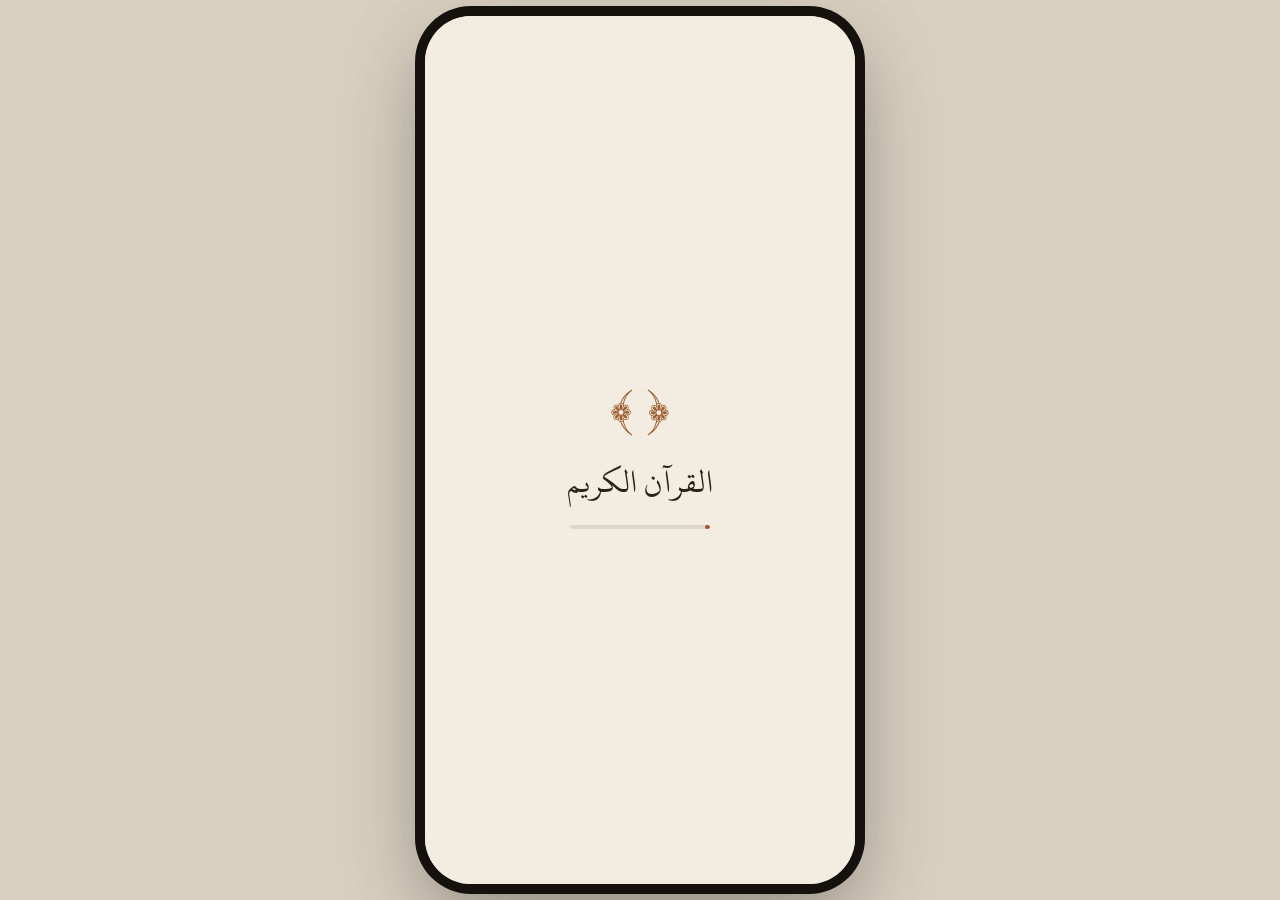
<file: index.html>
<!doctype html>
<html lang="ar" dir="rtl">
<head>
<meta charset="utf-8">
<title>مصحف — نموذج تجريبي</title>
<meta http-equiv="refresh" content="0; url=web-demo/">
</head>
<body>
<a href="web-demo/">فتح النموذج التجريبي</a>
</body>
</html>
</file>
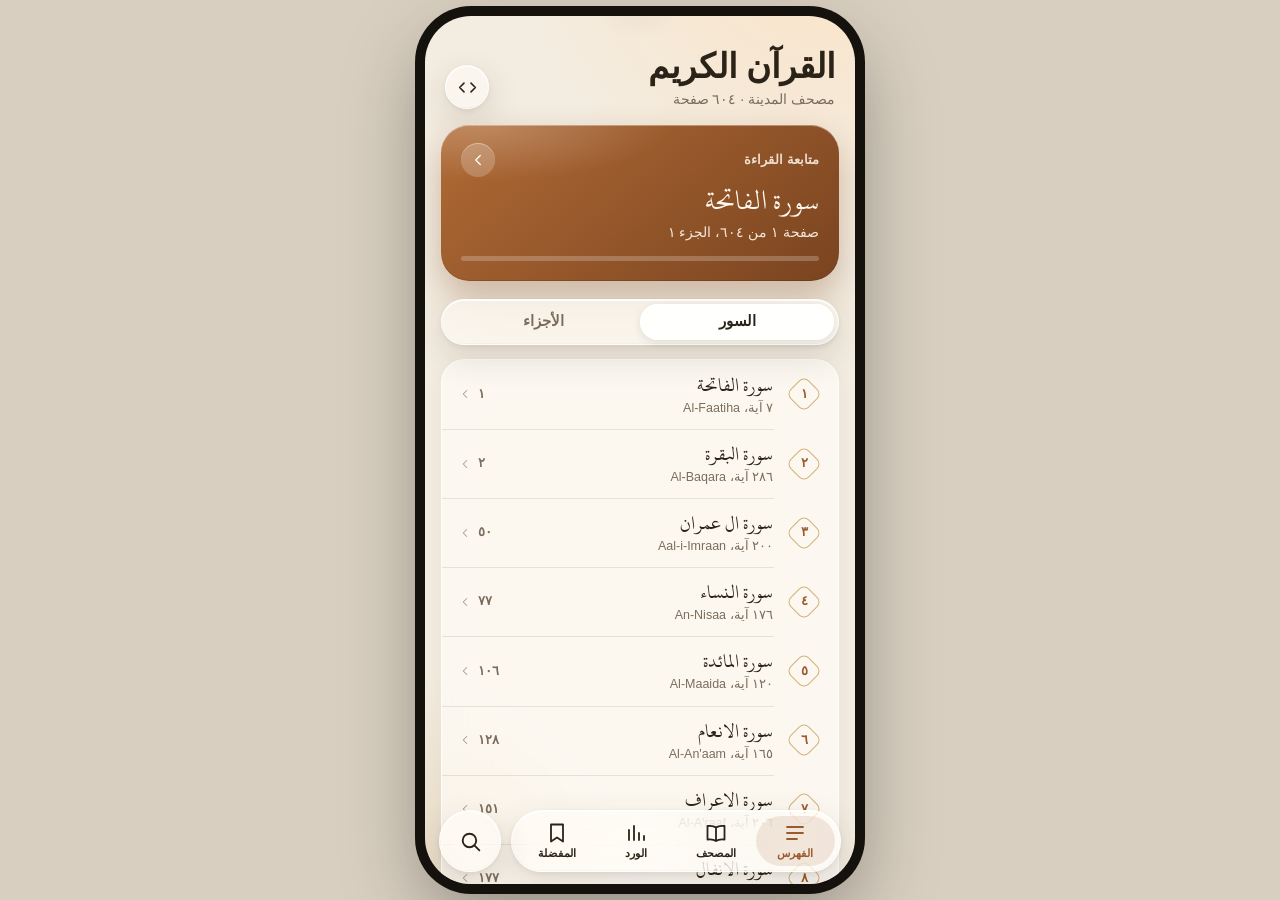
<file: web-demo/index.html>
<!doctype html>
<html lang="ar" dir="rtl">
<head>
<meta charset="utf-8">
<meta name="viewport" content="width=device-width, initial-scale=1, viewport-fit=cover">
<meta name="apple-mobile-web-app-capable" content="yes">
<meta name="mobile-web-app-capable" content="yes">
<meta name="apple-mobile-web-app-status-bar-style" content="black-translucent">
<meta name="apple-mobile-web-app-title" content="المصحف">
<meta name="theme-color" content="#f3ece0" media="(prefers-color-scheme: light)">
<meta name="theme-color" content="#141210" media="(prefers-color-scheme: dark)">
<title>مصحف — نموذج تجريبي</title>
<link rel="stylesheet" href="style.css">
</head>
<body>
<div class="device" id="device">

  <!-- شاشة التحميل: تحاكي QuranApi.initialize() -->
  <div class="splash" id="splash">
    <div class="splash-mark">﴿ ﴾</div>
    <div class="splash-title">القرآن الكريم</div>
    <div class="splash-bar"><span id="splashBar"></span></div>
  </div>

  <!-- ============ الفهرس ============ -->
  <section class="screen" id="screen-index">
    <div class="scroll">
      <header class="large-title">
        <div>
          <h1>القرآن الكريم</h1>
          <div class="sub">مصحف المدينة · ٦٠٤ صفحة</div>
        </div>
        <button class="glass circle" id="openSdk" aria-label="مختبر الـSDK">
          <svg viewBox="0 0 24 24"><path d="M8 7l-5 5 5 5M16 7l5 5-5 5"/></svg>
        </button>
      </header>

      <button class="hero" id="continueCard">
        <div class="hero-top">
          <span class="hero-label">متابعة القراءة</span>
          <span class="hero-go"><svg viewBox="0 0 24 24"><path d="M15 6l-6 6 6 6"/></svg></span>
        </div>
        <div class="hero-title" id="continueTitle">سورة الفاتحة</div>
        <div class="hero-meta" id="continueMeta">صفحة ١</div>
        <div class="hero-progress"><span id="continueBar"></span></div>
      </button>

      <div class="glass segmented" role="tablist">
        <button class="seg active" data-seg="suras">السور</button>
        <button class="seg" data-seg="juz">الأجزاء</button>
      </div>
      <ul class="card list" id="suraList"></ul>
      <ul class="card list" id="juzList" hidden></ul>
    </div>
  </section>

  <!-- ============ المصحف (QuranPageView) ============ -->
  <section class="screen reader" id="screen-reader" hidden>
    <div class="pager" id="pager" dir="rtl"></div>

    <header class="reader-bar">
      <button class="glass circle" id="viewBtn" aria-label="خيارات العرض">
        <svg viewBox="0 0 24 24"><path d="M4 7h10M4 12h16M4 17h7"/><circle cx="17" cy="7" r="2"/><circle cx="14" cy="17" r="2"/></svg>
      </button>
      <button class="glass reader-info" id="readerInfo">
        <span id="rSurah">الفاتحة</span>
        <span class="sep"></span>
        <span class="juz" id="rJuz">آلم</span>
      </button>
      <div class="glass circle page-badge" id="rPage">١</div>
    </header>

    <div class="glass wird-banner" id="wirdBanner" hidden>
      <span class="pulse"></span>
      <span class="wb-text" id="wirdBannerText"></span>
      <button id="wirdBannerCancel">إلغاء</button>
    </div>

    <button class="glass circle nav-arrow next" id="nextBtn" aria-label="الصفحة التالية"><svg viewBox="0 0 24 24"><path d="M15 6l-6 6 6 6"/></svg></button>
    <button class="glass circle nav-arrow prev" id="prevBtn" aria-label="الصفحة السابقة"><svg viewBox="0 0 24 24"><path d="M9 6l6 6-6 6"/></svg></button>
  </section>

  <!-- ============ الورد ============ -->
  <section class="screen" id="screen-wird" hidden>
    <div class="scroll">
      <header class="large-title"><div><h1>الورد</h1><div class="sub">سجّل ما قرأته من آية إلى آية</div></div></header>
      <div id="wirdContent"></div>
    </div>
  </section>

  <!-- ============ المفضلة ============ -->
  <section class="screen" id="screen-bookmarks" hidden>
    <div class="scroll">
      <header class="large-title"><div><h1>المفضلة</h1></div></header>
      <div id="bookmarkContent"></div>
    </div>
  </section>

  <!-- ============ البحث ============ -->
  <section class="screen" id="screen-search" hidden>
    <div class="scroll">
      <header class="large-title"><div><h1>البحث</h1></div></header>
      <label class="glass search-field">
        <svg viewBox="0 0 24 24"><circle cx="11" cy="11" r="6.5"/><path d="M16 16l4.5 4.5"/></svg>
        <input type="search" id="searchInput" placeholder="كلمة من آية أو رقم صفحة" autocomplete="off" enterkeyhint="search">
      </label>
      <div class="search-meta" id="searchMeta"></div>
      <div id="results"></div>
    </div>
  </section>

  <!-- ============ مختبر الـSDK (SdkApiTestActivity) ============ -->
  <section class="screen" id="screen-api" hidden>
    <div class="scroll">
      <header class="large-title">
        <div><h1>مختبر QuranApi</h1><div class="sub">جرّب دوال الـSDK وشوف البيانات الراجعة</div></div>
        <button class="glass circle" id="closeSdk" aria-label="رجوع"><svg viewBox="0 0 24 24"><path d="M9 6l6 6-6 6"/></svg></button>
      </header>
      <div id="apiList"></div>
    </div>
  </section>

  <!-- ============ الأوراق السفلية ============ -->
  <div class="backdrop" id="backdrop"></div>

  <div class="bsheet" id="ayahSheet" role="dialog" aria-label="الآية">
    <div class="grabber"></div>
    <div class="as-head">
      <div>
        <div class="as-title" id="asTitle"></div>
        <div class="as-sub" id="asSub"></div>
      </div>
      <button class="close-btn" data-close aria-label="إغلاق">✕</button>
    </div>
    <div class="as-text" id="asText"></div>
    <div id="asPrimary"></div>
    <div class="as-actions">
      <button class="as-action" data-act="bookmark"><svg viewBox="0 0 24 24"><path d="M6 3.5h12v17l-6-4-6 4z"/></svg><span id="asBmLabel">مفضلة</span></button>
      <button class="as-action" data-act="copy"><svg viewBox="0 0 24 24"><rect x="8" y="8" width="12" height="12" rx="3"/><path d="M16 8V6a2 2 0 0 0-2-2H6a2 2 0 0 0-2 2v8a2 2 0 0 0 2 2h2"/></svg><span>نسخ</span></button>
      <button class="as-action" data-act="share"><svg viewBox="0 0 24 24"><path d="M12 3v12M7 8l5-5 5 5"/><path d="M5 13v5a2 2 0 0 0 2 2h10a2 2 0 0 0 2-2v-5"/></svg><span>مشاركة</span></button>
    </div>
  </div>

  <div class="bsheet" id="viewSheet" role="dialog" aria-label="خيارات العرض">
    <div class="grabber"></div>
    <div class="as-head">
      <div class="as-title">العرض والتنقل</div>
      <button class="close-btn" data-close aria-label="إغلاق">✕</button>
    </div>
    <div class="vs-group">
      <div class="vs-label">طريقة العرض</div>
      <div class="segmented inner" id="modeSeg">
        <button class="seg" data-mode="mushaf">مصحف المدينة</button>
        <button class="seg" data-mode="text">نص عثماني</button>
      </div>
    </div>
    <div class="vs-group">
      <div class="vs-label">الانتقال إلى صفحة <b id="sliderVal">١</b></div>
      <input type="range" id="pageSlider" min="1" max="604" value="1" dir="rtl" aria-label="الانتقال إلى صفحة">
    </div>
    <div class="vs-group" id="fontGroup">
      <div class="vs-label">حجم الخط</div>
      <div class="stepper">
        <button id="fontDown" aria-label="تصغير">أ−</button>
        <span id="fontVal">٢٤</span>
        <button id="fontUp" aria-label="تكبير">أ+</button>
      </div>
    </div>
  </div>

  <div class="glass toast" id="toast"></div>

  <!-- ============ شريط التبويب العائم ============ -->
  <nav class="tabbar-wrap">
    <div class="glass tabbar">
      <button class="tab active" data-tab="index">
        <svg viewBox="0 0 24 24"><path d="M4 6h16M4 12h16M4 18h10"/></svg><span>الفهرس</span>
      </button>
      <button class="tab" data-tab="reader">
        <svg viewBox="0 0 24 24"><path d="M12 6.5C10 5 7 4.5 3.5 5v13.5c3.5-.5 6.5 0 8.5 1.5 2-1.5 5-2 8.5-1.5V5C17 4.5 14 5 12 6.5zM12 6.5V20"/></svg><span>المصحف</span>
      </button>
      <button class="tab" data-tab="wird">
        <svg viewBox="0 0 24 24"><path d="M5 19V9M10 19V5M15 19v-7M20 19v-4"/></svg><span>الورد</span>
      </button>
      <button class="tab" data-tab="bookmarks">
        <svg viewBox="0 0 24 24"><path d="M6 3.5h12v17l-6-4-6 4z"/></svg><span>المفضلة</span>
      </button>
    </div>
    <button class="glass tab-search" data-tab="search" aria-label="البحث">
      <svg viewBox="0 0 24 24"><circle cx="11" cy="11" r="6.5"/><path d="M16 16l4.5 4.5"/></svg>
    </button>
  </nav>
</div>

<script src="data.js"></script>
<script src="page-rects.js"></script>
<script src="quran-api.js"></script>
<script src="app.js"></script>
</body>
</html>
</file>
<file: web-demo/style.css>
@font-face { font-family: "Hafs"; src: url("fonts/uthmanic_hafs_regular.otf") format("opentype"); font-display: swap; }
@font-face { font-family: "TahaNaskh"; src: url("fonts/kfgqpc_uthman_taha_naskh_regular.ttf") format("truetype"); font-display: swap; }

/* ================= Tokens ================= */
:root {
  --accent: #9b5a2c;
  --accent-deep: #7a4420;
  --gold: #c8a15a;
  --green: #2e9f6e;
  --ink: #2b2317;
  --ink-2: #7b6d5c;
  --ink-3: #aa9c89;
  --bg: #f3ece0;
  --wall-1: #fbe3c6;
  --wall-2: #e7d8bf;
  --paper: #fffcf5;
  --reader-bg: #ece3d4;
  --card: rgba(255, 255, 255, .62);
  --card-solid: #fffaf2;
  --hair: rgba(60, 45, 25, .11);
  --tab-active: rgba(155, 90, 44, .13);
  --seg-active: rgba(255, 255, 255, .95);

  /* Liquid Glass */
  --glass-bg: rgba(255, 255, 255, .52);
  --glass-strong: rgba(255, 252, 246, .80);
  --glass-border: rgba(255, 255, 255, .78);
  --glass-hi: rgba(255, 255, 255, .95);
  --glass-lo: rgba(60, 45, 25, .06);
  --glass-shadow: 0 12px 34px rgba(60, 45, 25, .14), 0 2px 6px rgba(60, 45, 25, .07);

  --hl-sel: rgba(255, 200, 60, .42);
  --hl-press: rgba(155, 90, 44, .22);
  --hl-range: rgba(46, 159, 110, .19);
  --hl-start: rgba(46, 159, 110, .45);
  --hl-bm: rgba(155, 90, 44, .10);

  --page-filter: none;
  --ayah-size: 24px;
  --tabbar-h: 62px;
  --ease: cubic-bezier(.32, .72, 0, 1);
  --spring: cubic-bezier(.34, 1.4, .64, 1);
  color-scheme: light;
}
@media (prefers-color-scheme: dark) {
  :root {
    --accent: #e3a56d; --accent-deep: #b87a45; --gold: #c8a15a; --green: #43c08a;
    --ink: #f2e9d9; --ink-2: #b5a794; --ink-3: #7d7163;
    --bg: #141210; --wall-1: #2b2016; --wall-2: #1a1713; --paper: #1e1b16; --reader-bg: #110f0c;
    --card: rgba(255, 255, 255, .06); --card-solid: #221e19; --hair: rgba(255, 255, 255, .09);
    --tab-active: rgba(255, 255, 255, .11); --seg-active: rgba(255, 255, 255, .16);
    --glass-bg: rgba(42, 37, 31, .52); --glass-strong: rgba(34, 30, 25, .84);
    --glass-border: rgba(255, 255, 255, .13); --glass-hi: rgba(255, 255, 255, .16); --glass-lo: rgba(0, 0, 0, .35);
    --glass-shadow: 0 14px 36px rgba(0, 0, 0, .45), 0 2px 6px rgba(0, 0, 0, .3);
    --hl-sel: rgba(230, 180, 60, .32); --hl-press: rgba(227, 165, 109, .25);
    --hl-range: rgba(67, 192, 138, .18); --hl-start: rgba(67, 192, 138, .40); --hl-bm: rgba(227, 165, 109, .12);
    --page-filter: invert(.88) sepia(.3) hue-rotate(-8deg);
    color-scheme: dark;
  }
}

/* ================= Base ================= */
* { box-sizing: border-box; -webkit-tap-highlight-color: transparent; }
html, body { height: 100%; margin: 0; }
body {
  background: #d8cfc0; color: var(--ink);
  font: 16px/1.45 -apple-system, BlinkMacSystemFont, "SF Arabic", "SF Pro Text", "Geeza Pro", "Segoe UI", Tahoma, sans-serif;
  display: flex; justify-content: center; -webkit-font-smoothing: antialiased;
}
@media (prefers-color-scheme: dark) { body { background: #080706; } }
button { font: inherit; color: inherit; background: none; border: 0; cursor: pointer; padding: 0; }
svg { fill: none; stroke: currentColor; stroke-width: 1.8; stroke-linecap: round; stroke-linejoin: round; }
[hidden] { display: none !important; }

.device {
  position: relative; width: 100%; max-width: 430px; height: 100dvh; overflow: hidden;
  background:
    radial-gradient(120% 55% at 95% -10%, var(--wall-1), transparent 62%),
    radial-gradient(110% 50% at -15% 105%, var(--wall-2), transparent 60%),
    var(--bg);
}
@media (min-width: 520px) {
  body { align-items: center; }
  .device { height: min(900px, calc(100dvh - 32px)); border-radius: 46px; box-shadow: 0 0 0 10px #15120e, 0 30px 80px rgba(0, 0, 0, .35); }
}

/* Liquid Glass material */
.glass {
  background: var(--glass-bg);
  -webkit-backdrop-filter: blur(24px) saturate(185%);
  backdrop-filter: blur(24px) saturate(185%);
  border: .5px solid var(--glass-border);
  box-shadow: var(--glass-shadow), inset 0 1px 0 var(--glass-hi), inset 0 -.5px 0 var(--glass-lo);
}
.circle { width: 44px; height: 44px; border-radius: 50%; display: grid; place-items: center; flex: none; color: var(--ink); transition: transform .3s var(--spring); }
.circle svg { width: 21px; height: 21px; }
.circle:active, .tab:active, .tab-search:active, .as-action:active, .hero:active { transform: scale(.94); }

/* ================= Splash ================= */
.splash { position: absolute; inset: 0; z-index: 60; background: var(--bg); display: flex; flex-direction: column; align-items: center; justify-content: center; gap: 8px; transition: opacity .4s ease; }
.splash.done { opacity: 0; pointer-events: none; }
.splash-mark { font-family: "Hafs", serif; font-size: 54px; color: var(--accent); }
.splash-title { font-family: "TahaNaskh", serif; font-size: 34px; }
.splash-bar { width: 140px; height: 4px; background: var(--hair); border-radius: 4px; overflow: hidden; margin-top: 10px; }
.splash-bar span { display: block; height: 100%; width: 0; background: var(--accent); border-radius: 4px; transition: width .3s; }

/* ================= Screens ================= */
.screen { position: absolute; inset: 0; }
.scroll {
  height: 100%; overflow-y: auto; overscroll-behavior: contain;
  padding: calc(env(safe-area-inset-top) + 8px) 16px calc(env(safe-area-inset-bottom) + var(--tabbar-h) + 40px);
}
.large-title { display: flex; align-items: flex-end; justify-content: space-between; gap: 12px; padding: 22px 4px 16px; }
.large-title h1 { margin: 0; font-size: 34px; line-height: 1.2; font-weight: 800; }
.large-title .sub { color: var(--ink-2); font-size: 14px; margin-top: 2px; }

/* hero card */
.hero {
  display: block; width: 100%; text-align: right; color: #fff8ee; border-radius: 28px; padding: 18px 20px 20px; margin-bottom: 18px;
  background: linear-gradient(140deg, #b06a35 0%, var(--accent-deep) 100%);
  box-shadow: 0 16px 34px rgba(122, 68, 32, .32), inset 0 1px 0 rgba(255, 255, 255, .35), inset 0 -1px 0 rgba(0, 0, 0, .12);
  position: relative; overflow: hidden; transition: transform .3s var(--spring);
}
.hero::after { content: ""; position: absolute; inset: 0; background: radial-gradient(80% 60% at 10% 0%, rgba(255, 255, 255, .22), transparent 60%); pointer-events: none; }
.hero-top { display: flex; justify-content: space-between; align-items: center; }
.hero-label { font-size: 13px; font-weight: 600; opacity: .85; }
.hero-go { width: 34px; height: 34px; border-radius: 50%; background: rgba(255, 255, 255, .2); display: grid; place-items: center; box-shadow: inset 0 1px 0 rgba(255, 255, 255, .35); }
.hero-go svg { width: 18px; height: 18px; }
.hero-title { font-family: "TahaNaskh", serif; font-size: 30px; line-height: 1.35; margin-top: 4px; }
.hero-meta { font-size: 14px; opacity: .9; }
.hero-progress { height: 5px; border-radius: 5px; background: rgba(255, 255, 255, .22); margin-top: 14px; overflow: hidden; }
.hero-progress span { display: block; height: 100%; background: #fff3df; border-radius: 5px; }

/* segmented */
.segmented { display: flex; padding: 4px; border-radius: 999px; margin-bottom: 14px; position: sticky; top: 0; z-index: 3; }
.segmented.inner { background: var(--card); border: .5px solid var(--hair); position: static; margin: 0; }
.seg { flex: 1; height: 36px; border-radius: 999px; font-size: 14.5px; font-weight: 600; color: var(--ink-2); transition: background .3s var(--ease), color .3s, box-shadow .3s; }
.seg.active { background: var(--seg-active); color: var(--ink); box-shadow: 0 3px 10px rgba(0, 0, 0, .1), inset 0 1px 0 var(--glass-hi); }

/* inset grouped list */
.card {
  background: var(--card); border-radius: 24px; border: .5px solid var(--glass-border);
  -webkit-backdrop-filter: blur(20px) saturate(160%); backdrop-filter: blur(20px) saturate(160%);
  box-shadow: 0 6px 20px rgba(60, 45, 25, .06);
}
.list { list-style: none; margin: 0 0 16px; padding: 0; overflow: hidden; }
.row { display: flex; align-items: center; gap: 13px; width: 100%; padding: 12px 16px; text-align: right; position: relative; transition: background .15s; cursor: pointer; }
.list > li + li .row::before { content: ""; position: absolute; top: 0; right: 64px; left: 0; height: .5px; background: var(--hair); }
.row:active { background: var(--tab-active); }
.num { flex: none; width: 36px; height: 36px; display: grid; place-items: center; font-size: 13px; font-weight: 700; color: var(--accent); position: relative; }
.num::before { content: ""; position: absolute; inset: 5px; border: 1.5px solid var(--gold); border-radius: 7px; transform: rotate(45deg); opacity: .8; }
.row-main { flex: 1; min-width: 0; }
.row-title { display: block; font-family: "TahaNaskh", serif; font-size: 20px; line-height: 1.35; }
.row-sub { display: block; font-size: 12.5px; color: var(--ink-2); }
.row-end { flex: none; font-size: 12px; color: var(--ink-3); text-align: left; display: flex; align-items: center; gap: 6px; }
.row-end b { color: var(--ink-2); font-weight: 600; font-size: 13px; }
.chev { width: 14px; height: 14px; color: var(--ink-3); }
.icon-btn { flex: none; width: 34px; height: 34px; border-radius: 50%; display: grid; place-items: center; color: var(--ink-3); }
.icon-btn:hover { background: var(--tab-active); color: var(--accent); }
.icon-btn svg { width: 17px; height: 17px; }

/* ================= Reader ================= */
/* الصفحة تغطي الشاشة كاملة (ورق ممتد من الحافة للحافة) والأزرار عائمة فوقها */
.reader {
  background: var(--paper);
  --pad-top: env(safe-area-inset-top);
  --pad-bottom: env(safe-area-inset-bottom);
}
.pager {
  position: absolute; inset: 0; display: flex; overflow-x: auto; overflow-y: hidden;
  scroll-snap-type: x mandatory; overscroll-behavior-x: contain; scrollbar-width: none; touch-action: manipulation;
}
.pager::-webkit-scrollbar { display: none; }
.pager.dragging { scroll-snap-type: none; cursor: grabbing; }
.slide {
  flex: 0 0 100%; height: 100%; scroll-snap-align: center; scroll-snap-stop: always;
  display: flex; align-items: center; justify-content: center; padding: var(--pad-top) 0 var(--pad-bottom);
  -webkit-user-select: none; user-select: none; -webkit-touch-callout: none;
}
.sheet {
  position: relative; flex: none; width: var(--sheet-w, 300px); height: var(--sheet-h, 485px);
  background: var(--paper);
}
.sheet img, .sheet svg { position: absolute; inset: 0; width: 100%; height: 100%; pointer-events: none; }
.sheet img { filter: var(--page-filter); }
.sheet rect { transition: fill .2s; }
.m-sel { fill: var(--hl-sel); } .m-press { fill: var(--hl-press); } .m-range { fill: var(--hl-range); }
.m-start { fill: var(--hl-start); } .m-bm { fill: var(--hl-bm); }

.text-page {
  width: 100%; height: 100%; overflow-y: auto; background: var(--paper); touch-action: pan-x pan-y;
  padding: calc(env(safe-area-inset-top) + 66px) 20px calc(env(safe-area-inset-bottom) + var(--tabbar-h) + 34px);
}
.text-inner { max-width: 560px; margin: 0 auto; }
.slide:has(.text-page) { padding: 0; }
.text-inner { font-family: "Hafs", serif; font-size: var(--ayah-size); line-height: 2.1; text-align: justify; text-align-last: center; }
.sura-head { display: block; text-align: center; margin: 8px 0 4px; padding: 2px 0; color: var(--accent); font-family: "TahaNaskh", serif; font-size: 1.05em; border: 1.5px solid var(--gold); border-radius: 14px; }
.bismillah { display: block; text-align: center; color: var(--accent); }
.ayah { border-radius: 6px; -webkit-box-decoration-break: clone; box-decoration-break: clone; transition: background .2s; cursor: pointer; }
.ayah.m-sel { background: var(--hl-sel); } .ayah.m-press { background: var(--hl-press); } .ayah.m-range { background: var(--hl-range); }
.ayah.m-start { background: var(--hl-start); } .ayah.m-bm { background: var(--hl-bm); }
.marker { color: var(--gold); white-space: nowrap; }

.reader-bar {
  position: absolute; top: calc(env(safe-area-inset-top) + 10px); left: 12px; right: 12px; z-index: 10;
  display: flex; align-items: center; gap: 8px; transition: transform .5s var(--ease), opacity .3s;
}
.reader-info { flex: 1; min-width: 0; height: 44px; border-radius: 999px; display: flex; align-items: center; justify-content: center; gap: 10px; font-weight: 700; font-size: 15.5px; color: var(--ink); }
.reader-info .sep { width: 4px; height: 4px; border-radius: 50%; background: var(--ink-3); }
.reader-info .juz { font-family: "Hafs", serif; font-weight: 400; font-size: 17px; color: var(--ink-2); white-space: nowrap; overflow: hidden; text-overflow: ellipsis; }
.page-badge { font-weight: 700; font-size: 15px; color: var(--accent); min-width: 44px; width: auto; padding: 0 10px; border-radius: 999px; }
.device.immersive .reader-bar { transform: translateY(calc(-100% - 24px - env(safe-area-inset-top))); opacity: 0; pointer-events: none; }

.wird-banner {
  position: absolute; z-index: 9; left: 50%; top: calc(env(safe-area-inset-top) + 64px); transform: translateX(-50%);
  display: flex; align-items: center; gap: 10px; padding: 7px 8px 7px 14px; border-radius: 999px; white-space: nowrap;
  font-size: 13.5px; font-weight: 600; transition: top .5s var(--ease); max-width: calc(100% - 24px);
}
.device.immersive .wird-banner { top: calc(env(safe-area-inset-top) + 10px); }
.wb-text { overflow: hidden; text-overflow: ellipsis; }
.wird-banner button { background: var(--card); border-radius: 999px; padding: 5px 12px; font-size: 13px; font-weight: 600; color: var(--ink-2); }
.pulse { width: 9px; height: 9px; border-radius: 50%; background: var(--green); flex: none; box-shadow: 0 0 0 0 var(--green); animation: pulse 1.6s infinite; }
@keyframes pulse { 70% { box-shadow: 0 0 0 8px transparent; } 100% { box-shadow: 0 0 0 0 transparent; } }

.nav-arrow { position: absolute; top: 50%; z-index: 6; transform: translateY(-50%); display: none; }
.nav-arrow.next { left: 10px; } .nav-arrow.prev { right: 10px; }
@media (hover: hover) and (pointer: fine) { .nav-arrow { display: grid; opacity: .75; transition: opacity .3s; } .nav-arrow:hover { opacity: 1; } }
.device.immersive .nav-arrow { opacity: 0; pointer-events: none; }

/* ================= Tab bar ================= */
.tabbar-wrap {
  position: absolute; z-index: 20; left: 14px; right: 14px; bottom: calc(env(safe-area-inset-bottom) + 12px);
  display: flex; align-items: center; gap: 10px; transition: transform .5s var(--ease), opacity .3s;
}
.device.immersive .tabbar-wrap { transform: translateY(calc(100% + 40px)); opacity: 0; pointer-events: none; }
.tabbar { flex: 1; display: flex; height: var(--tabbar-h); border-radius: 999px; padding: 5px; }
.tab { flex: 1; display: flex; flex-direction: column; align-items: center; justify-content: center; gap: 1px; border-radius: 999px; font-size: 10.5px; font-weight: 600; color: var(--ink); transition: background .35s var(--ease), color .25s, transform .3s var(--spring); }
.tab svg { width: 24px; height: 24px; }
.tab.active { color: var(--accent); background: var(--tab-active); }
.tab-search { width: var(--tabbar-h); height: var(--tabbar-h); border-radius: 50%; display: grid; place-items: center; flex: none; color: var(--ink); transition: transform .3s var(--spring), color .2s; }
.tab-search svg { width: 25px; height: 25px; }
.tab-search.active { color: var(--accent); }

/* ================= Bottom sheets ================= */
.backdrop { position: absolute; inset: 0; z-index: 30; background: rgba(25, 18, 10, .22); opacity: 0; pointer-events: none; transition: opacity .35s ease; }
.backdrop.show { opacity: 1; pointer-events: auto; }
.bsheet {
  position: absolute; z-index: 31; left: 8px; right: 8px; bottom: calc(env(safe-area-inset-bottom) + 8px);
  max-height: 82%; overflow-y: auto; border-radius: 34px; padding: 8px 18px 18px;
  background: var(--glass-strong); -webkit-backdrop-filter: blur(30px) saturate(190%); backdrop-filter: blur(30px) saturate(190%);
  border: .5px solid var(--glass-border); box-shadow: 0 -4px 40px rgba(0, 0, 0, .18), inset 0 1px 0 var(--glass-hi);
  transform: translateY(calc(100% + 40px)); transition: transform .5s var(--ease); visibility: hidden;
}
.bsheet.show { transform: none; visibility: visible; }
.grabber { width: 38px; height: 5px; border-radius: 3px; background: var(--ink-3); opacity: .45; margin: 0 auto 12px; }
.as-head { display: flex; align-items: flex-start; justify-content: space-between; gap: 10px; }
.as-title { font-size: 20px; font-weight: 800; }
.as-sub { font-size: 13px; color: var(--ink-2); margin-top: 1px; }
.close-btn { width: 30px; height: 30px; border-radius: 50%; background: var(--card); color: var(--ink-2); font-size: 13px; flex: none; border: .5px solid var(--hair); }
.as-text { font-family: "Hafs", serif; font-size: 21px; line-height: 1.95; margin: 12px 0 14px; max-height: 6em; overflow-y: auto; }
.primary-btn {
  width: 100%; min-height: 54px; border-radius: 20px; display: flex; flex-direction: column; align-items: center; justify-content: center; gap: 1px;
  background: var(--green); color: #fff; font-weight: 700; font-size: 16px; padding: 8px 14px;
  box-shadow: 0 8px 20px color-mix(in srgb, var(--green) 35%, transparent), inset 0 1px 0 rgba(255, 255, 255, .3);
  transition: transform .3s var(--spring);
}
.primary-btn small { font-weight: 500; font-size: 12.5px; opacity: .9; }
.primary-btn:active { transform: scale(.97); }
.primary-btn.neutral { background: var(--card); color: var(--ink); box-shadow: none; border: .5px solid var(--hair); }
.btn-row { display: flex; gap: 8px; }
.btn-row > * { flex: 1; }
.as-actions { display: grid; grid-template-columns: repeat(3, 1fr); gap: 10px; margin-top: 10px; }
.as-action { display: flex; flex-direction: column; align-items: center; gap: 6px; padding: 12px 6px; border-radius: 20px; background: var(--card); border: .5px solid var(--hair); font-size: 12.5px; font-weight: 600; transition: transform .3s var(--spring); }
.as-action svg { width: 22px; height: 22px; color: var(--accent); }
.as-action.on svg { fill: var(--accent); }

.vs-group { margin-top: 18px; }
.vs-label { font-size: 13px; color: var(--ink-2); margin-bottom: 8px; font-weight: 600; }
.vs-label b { color: var(--accent); }
input[type=range] { width: 100%; accent-color: var(--accent); }
.stepper { display: flex; align-items: center; justify-content: space-between; background: var(--card); border: .5px solid var(--hair); border-radius: 999px; padding: 4px; }
.stepper button { width: 64px; height: 36px; border-radius: 999px; font-weight: 700; color: var(--accent); }
.stepper button:active { background: var(--tab-active); }
.stepper span { font-weight: 700; }

/* ================= Toast ================= */
.toast {
  position: absolute; z-index: 50; left: 50%; top: calc(env(safe-area-inset-top) + 12px);
  transform: translate(-50%, calc(-100% - 30px)); transition: transform .5s var(--ease);
  padding: 10px 18px; border-radius: 999px; font-size: 14px; font-weight: 600; white-space: nowrap; background: var(--glass-strong);
}
.toast.show { transform: translate(-50%, 0); }

/* ================= Search ================= */
.search-field { display: flex; align-items: center; gap: 10px; height: 48px; border-radius: 999px; padding: 0 16px; margin-bottom: 8px; cursor: text; }
.search-field svg { width: 20px; height: 20px; color: var(--ink-3); flex: none; }
.search-field input { flex: 1; min-width: 0; border: 0; outline: 0; background: transparent; font: inherit; font-size: 16.5px; color: var(--ink); }
.search-meta { font-size: 12.5px; color: var(--ink-2); padding: 2px 8px 10px; min-height: 18px; }
.result { display: block; width: 100%; text-align: right; padding: 13px 16px; position: relative; cursor: pointer; }
.list > li + li .result::before { content: ""; position: absolute; top: 0; right: 16px; left: 0; height: .5px; background: var(--hair); }
.result-top { display: flex; justify-content: space-between; font-size: 12.5px; color: var(--ink-2); margin-bottom: 2px; }
.result-top b { color: var(--accent); font-weight: 700; }
.result-text { font-family: "Hafs", serif; font-size: 20px; line-height: 1.9; }
mark { background: var(--hl-sel); color: inherit; border-radius: 5px; padding: 0 1px; }

/* ================= Wird ================= */
.stats { display: grid; grid-template-columns: repeat(3, 1fr); gap: 10px; margin-bottom: 14px; }
.stat { border-radius: 22px; padding: 14px 10px; text-align: center; }
.stat b { display: block; font-size: 26px; font-weight: 800; line-height: 1.2; color: var(--ink); }
.stat span { font-size: 12px; color: var(--ink-2); font-weight: 600; }
.stat.hot b { color: var(--accent); }
.cta { width: 100%; display: flex; align-items: center; gap: 12px; padding: 14px 16px; border-radius: 22px; margin-bottom: 18px; text-align: right; transition: transform .3s var(--spring); }
.cta:active { transform: scale(.97); }
.cta-icon { width: 40px; height: 40px; border-radius: 50%; background: var(--green); color: #fff; display: grid; place-items: center; flex: none; box-shadow: inset 0 1px 0 rgba(255, 255, 255, .3); }
.cta-icon svg { width: 20px; height: 20px; }
.cta-main { flex: 1; min-width: 0; }
.cta-main b { display: block; font-size: 15.5px; }
.cta-main span { font-size: 13px; color: var(--ink-2); }
.group-label { font-size: 13px; font-weight: 700; color: var(--ink-2); padding: 4px 10px 8px; }
.wird-dot { width: 36px; height: 36px; border-radius: 50%; flex: none; display: grid; place-items: center; background: color-mix(in srgb, var(--green) 15%, transparent); color: var(--green); }
.wird-dot svg { width: 18px; height: 18px; }
.wird-title { display: block; font-weight: 700; font-size: 15.5px; }
.wird-title .arrow { color: var(--ink-3); margin: 0 4px; font-weight: 400; }

.empty { text-align: center; color: var(--ink-2); padding: 34px 20px; font-size: 15px; line-height: 1.7; }
.empty .big { display: block; font-size: 42px; margin-bottom: 6px; }
.steps { list-style: none; margin: 0; padding: 6px 16px 14px; text-align: right; }
.steps li { display: flex; gap: 12px; align-items: flex-start; padding: 10px 0; font-size: 14.5px; line-height: 1.6; color: var(--ink); }
.steps li + li { border-top: .5px solid var(--hair); }
.step-n { flex: none; width: 26px; height: 26px; border-radius: 50%; background: color-mix(in srgb, var(--green) 16%, transparent); color: var(--green); font-weight: 800; font-size: 13px; display: grid; place-items: center; }

/* ================= API lab ================= */
.api-card { margin-bottom: 10px; overflow: hidden; }
.api-row { display: flex; align-items: center; gap: 8px; padding: 12px 14px; direction: ltr; }
.api-sig { flex: 1; font: 13px/1.5 ui-monospace, Menlo, monospace; color: var(--ink); }
.api-sig input { width: 60px; font: inherit; padding: 2px 6px; border: .5px solid var(--hair); border-radius: 8px; background: var(--card-solid); color: var(--ink); }
.api-sig input.wide { width: 104px; }
.api-run { background: var(--accent); color: #fff; padding: 6px 14px; border-radius: 999px; font-size: 13px; font-weight: 700; }
.api-out { direction: ltr; margin: 0; padding: 10px 14px; border-top: .5px solid var(--hair); font: 11.5px/1.5 ui-monospace, Menlo, monospace; white-space: pre-wrap; word-break: break-word; max-height: 240px; overflow: auto; }
.api-out .ok { color: var(--green); }
</file>
